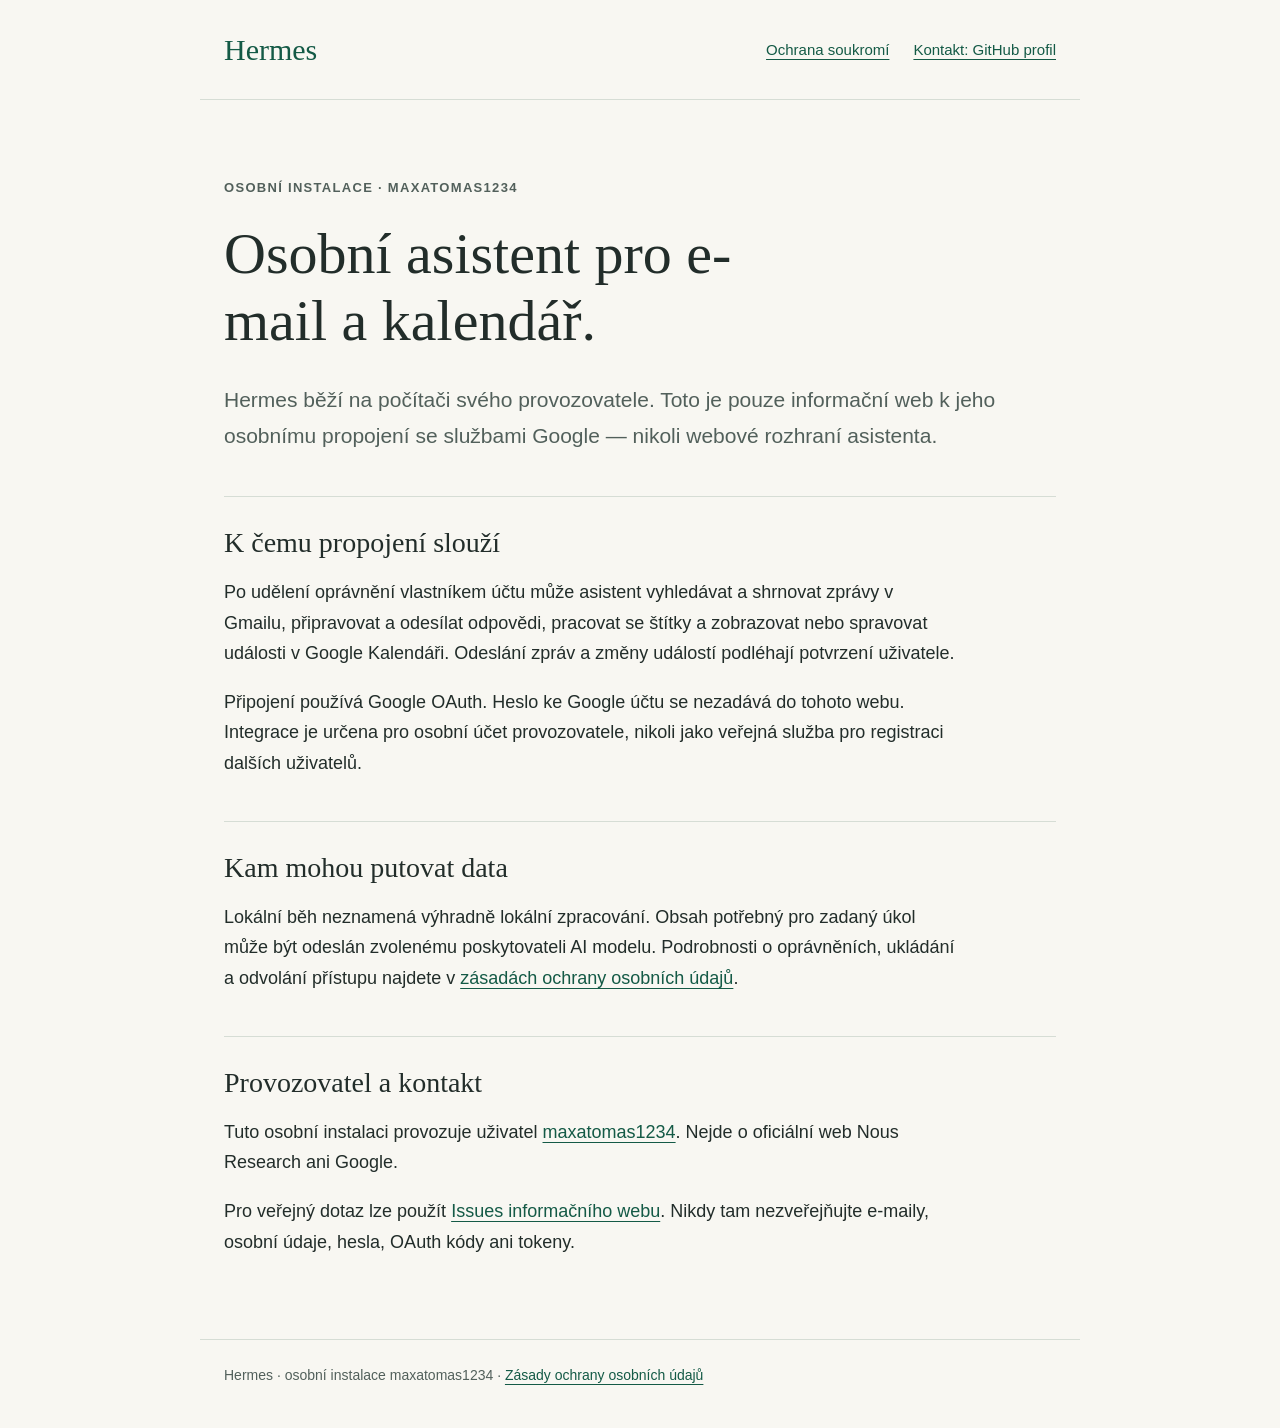
<file: index.html>
<!doctype html>
<html lang="cs">
<head>
<meta charset="utf-8">
<meta name="viewport" content="width=device-width, initial-scale=1">
<meta name="description" content="Informace o osobní instalaci Hermes provozované uživatelem maxatomas1234 a jejím propojení s Gmail a Google Kalendářem.">
<title>Hermes — osobní asistent | maxatomas1234</title>
<link rel="stylesheet" href="style.css">
</head>
<body>
<header><a class="wordmark" href="./">Hermes</a><nav aria-label="Hlavní navigace"><a href="privacy.html">Ochrana soukromí</a><a href="https://github.com/maxatomas1234">Kontakt: GitHub profil</a></nav></header>
<main>
<p class="eyebrow">Osobní instalace · maxatomas1234</p>
<h1>Osobní asistent pro e-mail a kalendář.</h1>
<p class="lead">Hermes běží na počítači svého provozovatele. Toto je pouze informační web k jeho osobnímu propojení se službami Google — nikoli webové rozhraní asistenta.</p>
<section aria-labelledby="purpose"><h2 id="purpose">K čemu propojení slouží</h2>
<p>Po udělení oprávnění vlastníkem účtu může asistent vyhledávat a shrnovat zprávy v Gmailu, připravovat a odesílat odpovědi, pracovat se štítky a zobrazovat nebo spravovat události v Google Kalendáři. Odeslání zpráv a změny událostí podléhají potvrzení uživatele.</p>
<p>Připojení používá Google OAuth. Heslo ke Google účtu se nezadává do tohoto webu. Integrace je určena pro osobní účet provozovatele, nikoli jako veřejná služba pro registraci dalších uživatelů.</p></section>
<section aria-labelledby="data"><h2 id="data">Kam mohou putovat data</h2>
<p>Lokální běh neznamená výhradně lokální zpracování. Obsah potřebný pro zadaný úkol může být odeslán zvolenému poskytovateli AI modelu. Podrobnosti o oprávněních, ukládání a odvolání přístupu najdete v <a href="privacy.html">zásadách ochrany osobních údajů</a>.</p></section>
<section aria-labelledby="operator"><h2 id="operator">Provozovatel a kontakt</h2>
<p>Tuto osobní instalaci provozuje uživatel <a href="https://github.com/maxatomas1234">maxatomas1234</a>. Nejde o oficiální web Nous Research ani Google.</p>
<p>Pro veřejný dotaz lze použít <a href="https://github.com/maxatomas1234/hermes-info/issues">Issues informačního webu</a>. Nikdy tam nezveřejňujte e-maily, osobní údaje, hesla, OAuth kódy ani tokeny.</p></section>
</main>
<footer>Hermes · osobní instalace maxatomas1234 · <a href="privacy.html">Zásady ochrany osobních údajů</a></footer>
</body>
</html>
</file>
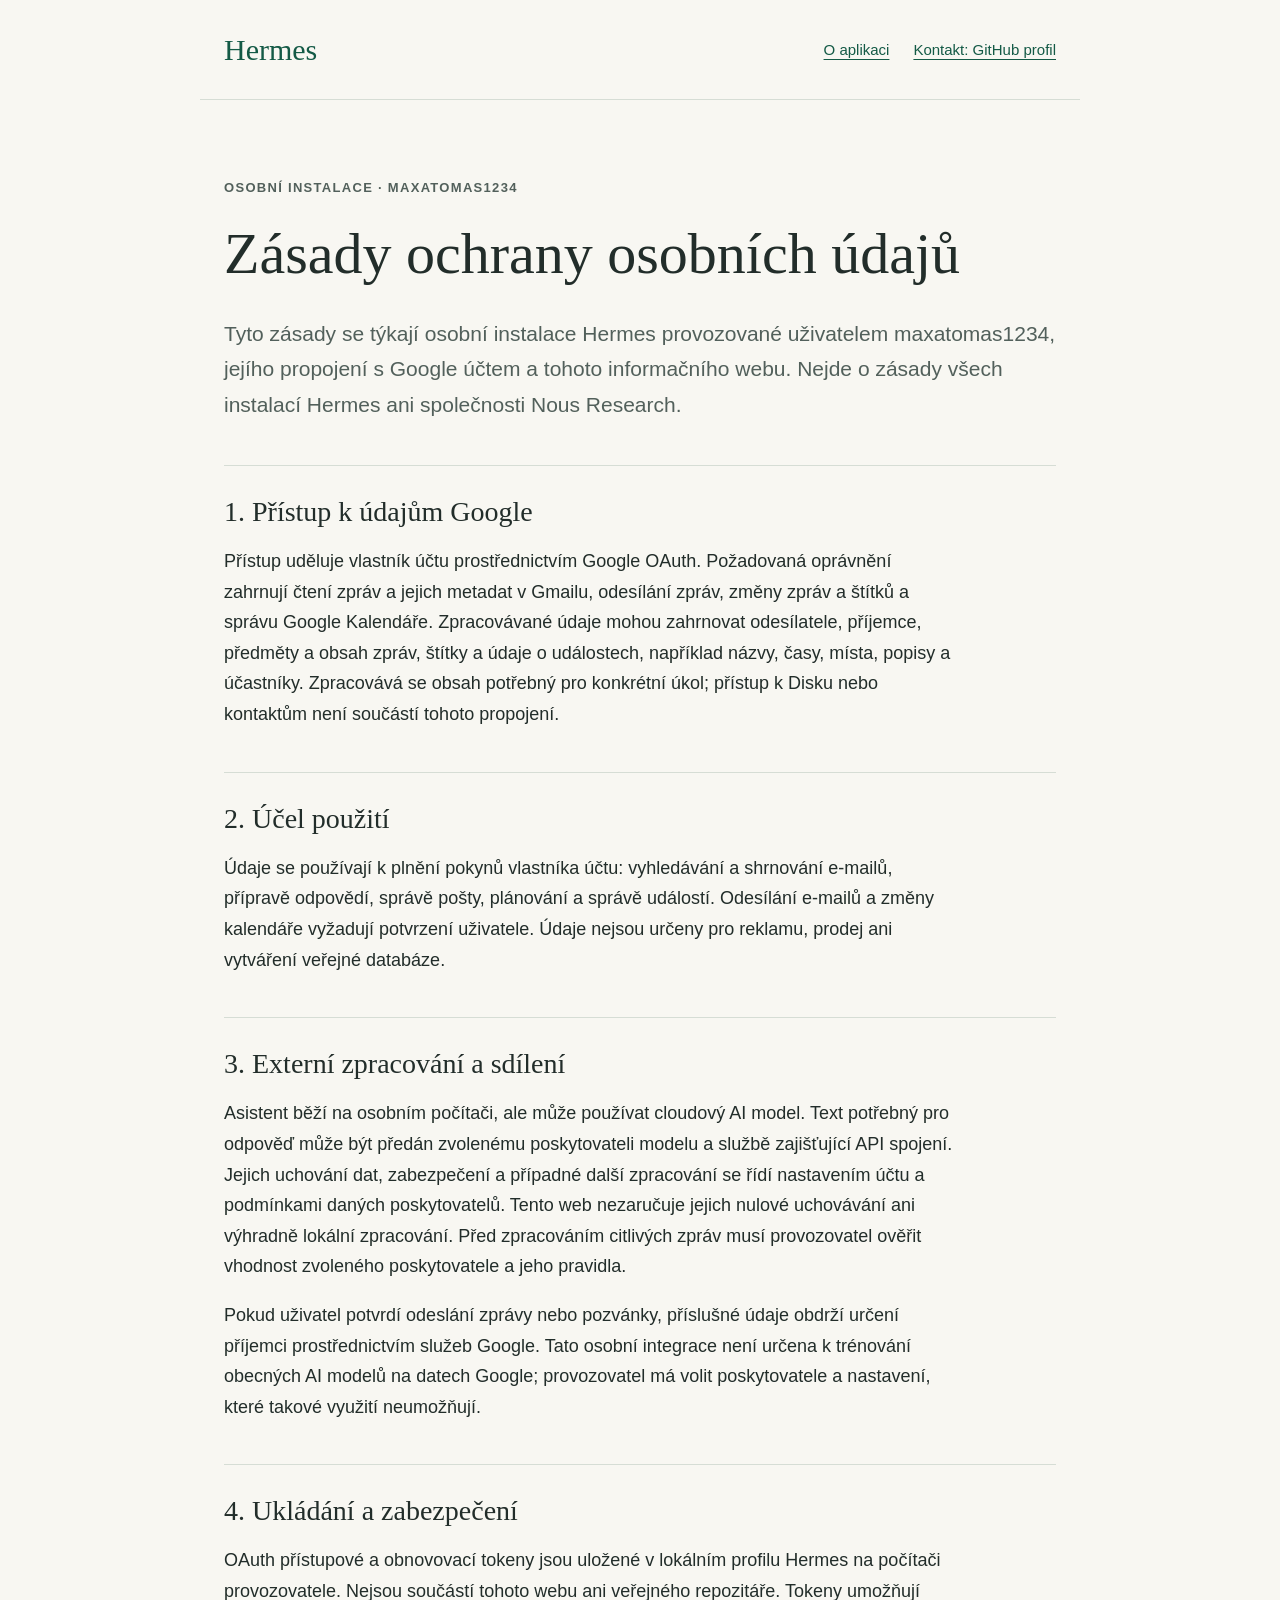
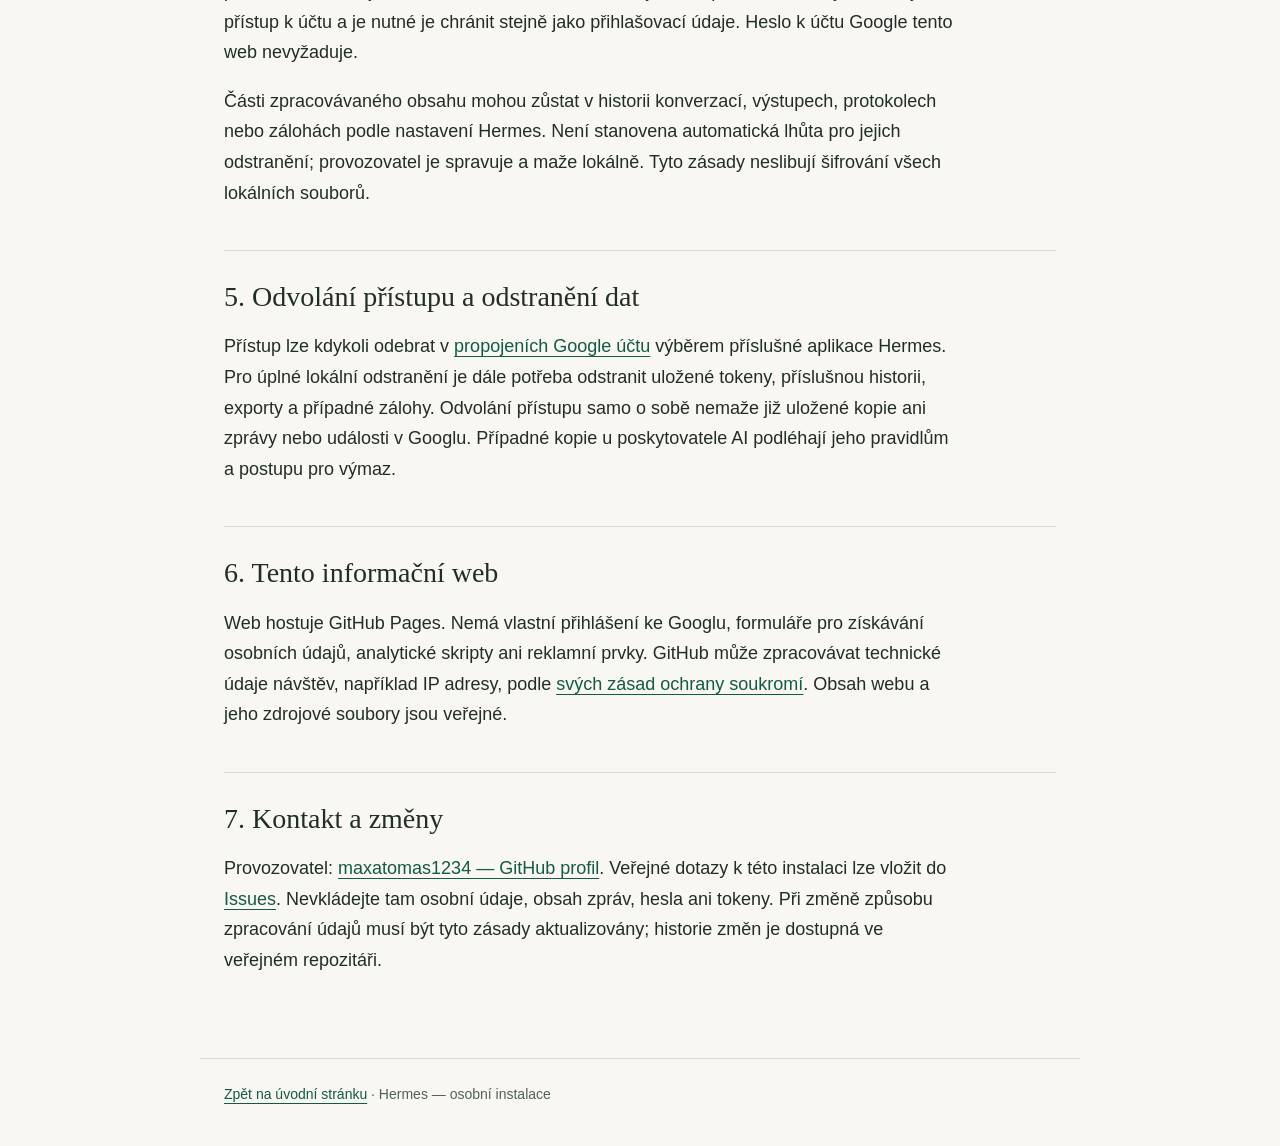
<file: privacy.html>
<!doctype html>
<html lang="cs">
<head><meta charset="utf-8"><meta name="viewport" content="width=device-width, initial-scale=1"><title>Ochrana soukromí | Hermes — maxatomas1234</title><link rel="stylesheet" href="style.css"></head>
<body>
<header><a class="wordmark" href="./">Hermes</a><nav aria-label="Hlavní navigace"><a href="./">O aplikaci</a><a href="https://github.com/maxatomas1234">Kontakt: GitHub profil</a></nav></header>
<main><p class="eyebrow">Osobní instalace · maxatomas1234</p><h1>Zásady ochrany osobních údajů</h1>
<p class="lead">Tyto zásady se týkají osobní instalace Hermes provozované uživatelem maxatomas1234, jejího propojení s Google účtem a tohoto informačního webu. Nejde o zásady všech instalací Hermes ani společnosti Nous Research.</p>
<section><h2>1. Přístup k údajům Google</h2><p>Přístup uděluje vlastník účtu prostřednictvím Google OAuth. Požadovaná oprávnění zahrnují čtení zpráv a jejich metadat v Gmailu, odesílání zpráv, změny zpráv a štítků a správu Google Kalendáře. Zpracovávané údaje mohou zahrnovat odesílatele, příjemce, předměty a obsah zpráv, štítky a údaje o událostech, například názvy, časy, místa, popisy a účastníky. Zpracovává se obsah potřebný pro konkrétní úkol; přístup k Disku nebo kontaktům není součástí tohoto propojení.</p></section>
<section><h2>2. Účel použití</h2><p>Údaje se používají k plnění pokynů vlastníka účtu: vyhledávání a shrnování e-mailů, přípravě odpovědí, správě pošty, plánování a správě událostí. Odesílání e-mailů a změny kalendáře vyžadují potvrzení uživatele. Údaje nejsou určeny pro reklamu, prodej ani vytváření veřejné databáze.</p></section>
<section><h2>3. Externí zpracování a sdílení</h2><p>Asistent běží na osobním počítači, ale může používat cloudový AI model. Text potřebný pro odpověď může být předán zvolenému poskytovateli modelu a službě zajišťující API spojení. Jejich uchování dat, zabezpečení a případné další zpracování se řídí nastavením účtu a podmínkami daných poskytovatelů. Tento web nezaručuje jejich nulové uchovávání ani výhradně lokální zpracování. Před zpracováním citlivých zpráv musí provozovatel ověřit vhodnost zvoleného poskytovatele a jeho pravidla.</p><p>Pokud uživatel potvrdí odeslání zprávy nebo pozvánky, příslušné údaje obdrží určení příjemci prostřednictvím služeb Google. Tato osobní integrace není určena k trénování obecných AI modelů na datech Google; provozovatel má volit poskytovatele a nastavení, které takové využití neumožňují.</p></section>
<section><h2>4. Ukládání a zabezpečení</h2><p>OAuth přístupové a obnovovací tokeny jsou uložené v lokálním profilu Hermes na počítači provozovatele. Nejsou součástí tohoto webu ani veřejného repozitáře. Tokeny umožňují přístup k účtu a je nutné je chránit stejně jako přihlašovací údaje. Heslo k účtu Google tento web nevyžaduje.</p><p>Části zpracovávaného obsahu mohou zůstat v historii konverzací, výstupech, protokolech nebo zálohách podle nastavení Hermes. Není stanovena automatická lhůta pro jejich odstranění; provozovatel je spravuje a maže lokálně. Tyto zásady neslibují šifrování všech lokálních souborů.</p></section>
<section><h2>5. Odvolání přístupu a odstranění dat</h2><p>Přístup lze kdykoli odebrat v <a href="https://myaccount.google.com/connections">propojeních Google účtu</a> výběrem příslušné aplikace Hermes. Pro úplné lokální odstranění je dále potřeba odstranit uložené tokeny, příslušnou historii, exporty a případné zálohy. Odvolání přístupu samo o sobě nemaže již uložené kopie ani zprávy nebo události v Googlu. Případné kopie u poskytovatele AI podléhají jeho pravidlům a postupu pro výmaz.</p></section>
<section><h2>6. Tento informační web</h2><p>Web hostuje GitHub Pages. Nemá vlastní přihlášení ke Googlu, formuláře pro získávání osobních údajů, analytické skripty ani reklamní prvky. GitHub může zpracovávat technické údaje návštěv, například IP adresy, podle <a href="https://docs.github.com/en/site-policy/privacy-policies/github-general-privacy-statement">svých zásad ochrany soukromí</a>. Obsah webu a jeho zdrojové soubory jsou veřejné.</p></section>
<section><h2>7. Kontakt a změny</h2><p>Provozovatel: <a href="https://github.com/maxatomas1234">maxatomas1234 — GitHub profil</a>. Veřejné dotazy k této instalaci lze vložit do <a href="https://github.com/maxatomas1234/hermes-info/issues">Issues</a>. Nevkládejte tam osobní údaje, obsah zpráv, hesla ani tokeny. Při změně způsobu zpracování údajů musí být tyto zásady aktualizovány; historie změn je dostupná ve veřejném repozitáři.</p></section>
</main><footer><a href="./">Zpět na úvodní stránku</a> · Hermes — osobní instalace</footer>
</body></html>
</file>
<file: style.css>
:root{color-scheme:light;--paper:#f8f7f2;--ink:#222d2a;--muted:#52605b;--accent:#145a46;--line:#d6ddd5}*{box-sizing:border-box}body{margin:0;background:var(--paper);color:var(--ink);font:18px/1.7 "Segoe UI",Arial,sans-serif}header,main,footer{max-width:880px;margin:auto;padding:24px}header{display:flex;justify-content:space-between;align-items:center;gap:24px;border-bottom:1px solid var(--line)}a{color:var(--accent);text-underline-offset:4px}a:hover{text-decoration-thickness:2px}a:focus-visible{outline:3px solid var(--accent);outline-offset:5px}nav{display:flex;flex-wrap:wrap;gap:8px 24px;font-size:15px}nav a{display:inline-flex;align-items:center;min-height:44px}.wordmark{font-family:Georgia,serif;font-size:30px;text-decoration:none}main{padding-top:64px;padding-bottom:64px}.eyebrow{font-size:13px;font-weight:600;letter-spacing:.1em;text-transform:uppercase;color:var(--muted)}h1,h2{font-family:Georgia,"Times New Roman",serif;font-weight:400;line-height:1.15;text-wrap:balance}h1{font-size:clamp(36px,6vw,58px);max-width:750px;margin:22px 0 28px}h2{font-size:28px;margin:0 0 18px}.lead{font-size:21px;color:var(--muted)}section{margin-top:42px;padding-top:30px;border-top:1px solid var(--line)}p{max-width:73ch}footer{border-top:1px solid var(--line);font-size:14px;color:var(--muted);padding-bottom:40px}@media(max-width:560px){header{align-items:flex-start;flex-direction:column;gap:6px}main{padding-top:36px}body{font-size:17px}.lead{font-size:19px}}
</file>
